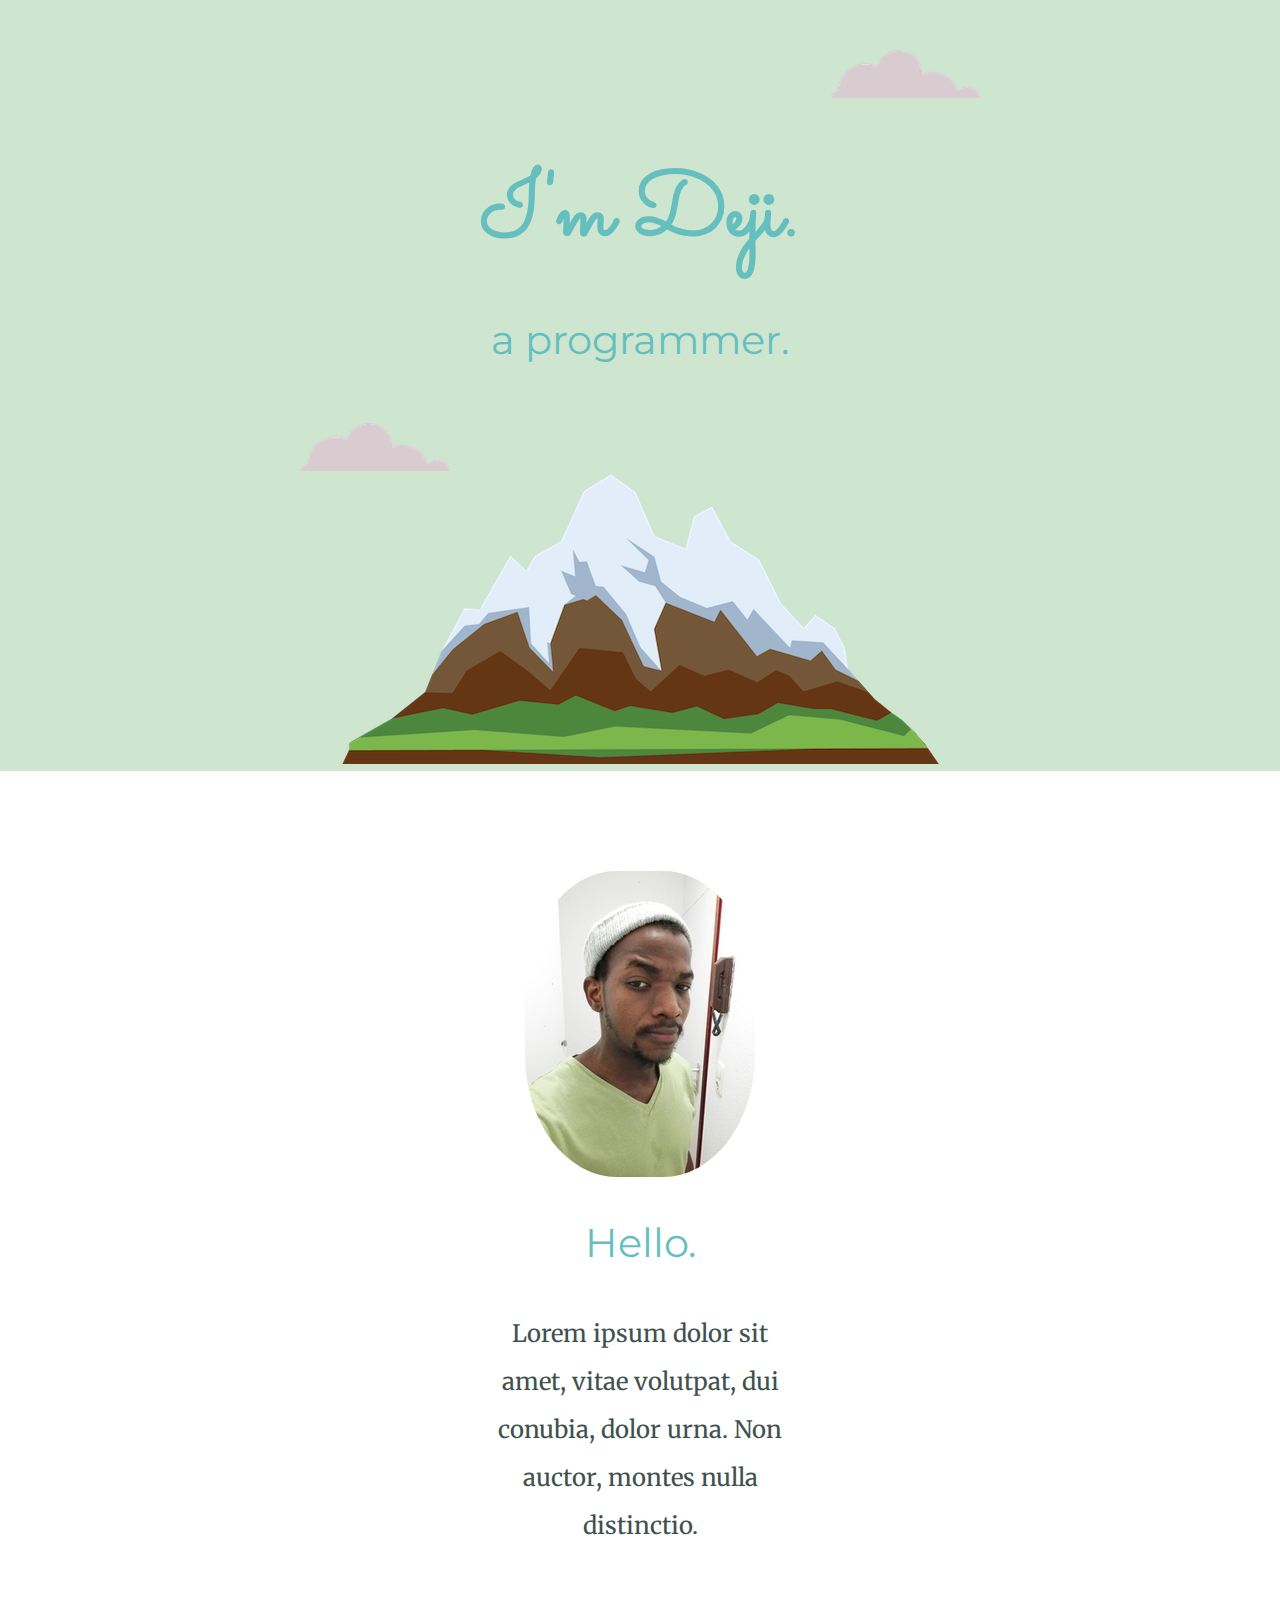
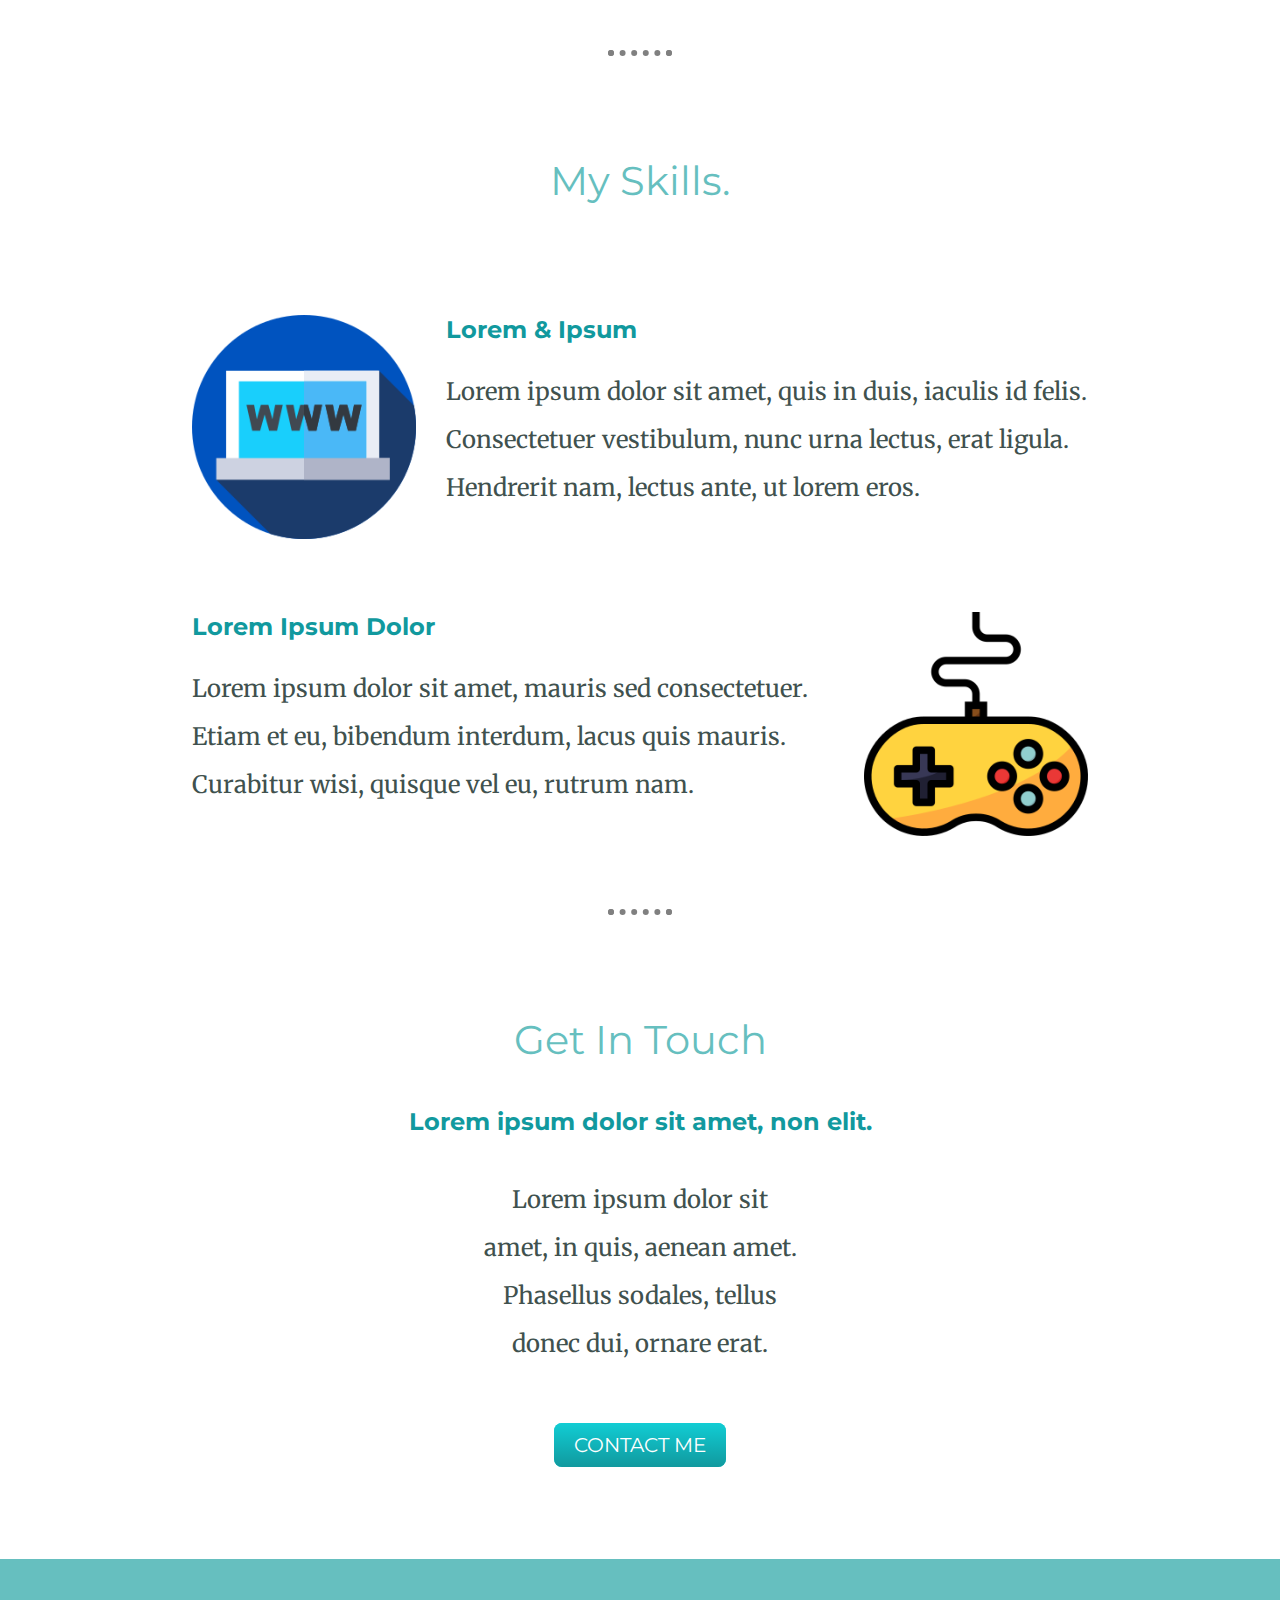
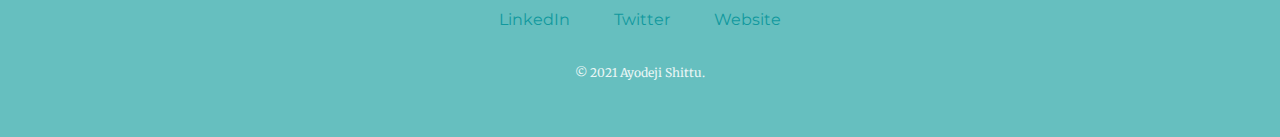
<file: index.html>
<!DOCTYPE html>
<html lang="en" dir="ltr">

<head>
  <meta charset="utf-8">
  <title>Ayodeji Shittu</title>
  <link rel="stylesheet" href="css/styles.css">
  <link rel="icon" href="favicon.ico">
  <link href="https://fonts.googleapis.com/css2?family=Merriweather&family=Montserrat&family=Sacramento&display=swap" rel="stylesheet">
</head>

<body>
  <div class="top-container">
    <img class="top-cloud" src="images/cloud.png" alt="cloud image">
    <h1>I'm Deji.</h1>
    <h2>a programmer.</h2>
    <img class="bottom-cloud" src="images/cloud.png" alt="cloud image">
    <img src="images/mountain.png" alt="mountain image">
  </div>
  <div class="middle-container">
    <div class="profile">
      <img class="my-image" src="images/ayodeji.jpeg" alt="my profile picture">
      <h2>Hello.</h2>
      <p class="intro">Lorem ipsum dolor sit amet, vitae volutpat, dui conubia, dolor urna. Non auctor, montes nulla distinctio.</p>
    </div>
    <hr>
    <div class="skills">
      <h2>My Skills.</h2>
      <div class="skill-row">
        <img class="skill-image" src="images/skills.png" alt="skills">
        <h3>Lorem & Ipsum</h3>
        <p>Lorem ipsum dolor sit amet, quis in duis, iaculis id felis. Consectetuer vestibulum, nunc urna lectus, erat ligula. Hendrerit nam, lectus ante, ut lorem eros.</p>
      </div>
      <div class="skill-row">
        <img class="hobby-image" src="images/hobby.png" alt="hobby">
        <h3>Lorem Ipsum Dolor</h3>
        <p>Lorem ipsum dolor sit amet, mauris sed consectetuer. Etiam et eu, bibendum interdum, lacus quis mauris. Curabitur wisi, quisque vel eu, rutrum nam.</p>
      </div>
    </div>
    <hr>
    <div class="contact-me">
      <h2>Get In Touch</h2>
      <h3>Lorem ipsum dolor sit amet, non elit.</h3>
      <p class="contact-message">Lorem ipsum dolor sit amet, in quis, aenean amet. Phasellus sodales, tellus donec dui, ornare erat.</p>
      <a class="btn" href="mailto:deajay4life@gmail.com">CONTACT ME</a>
    </div>
  </div>


  <div class="bottom-container">
    <a class="footer-link" href="https://www.linkedin.com/">LinkedIn</a>
    <a class="footer-link" href="https://twitter.com/">Twitter</a>
    <a class="footer-link" href="https://www.appbrewery.co/">Website</a>
    <p class="copyright">© 2021 Ayodeji Shittu.</p>
  </div>
</body>

</html>
</file>
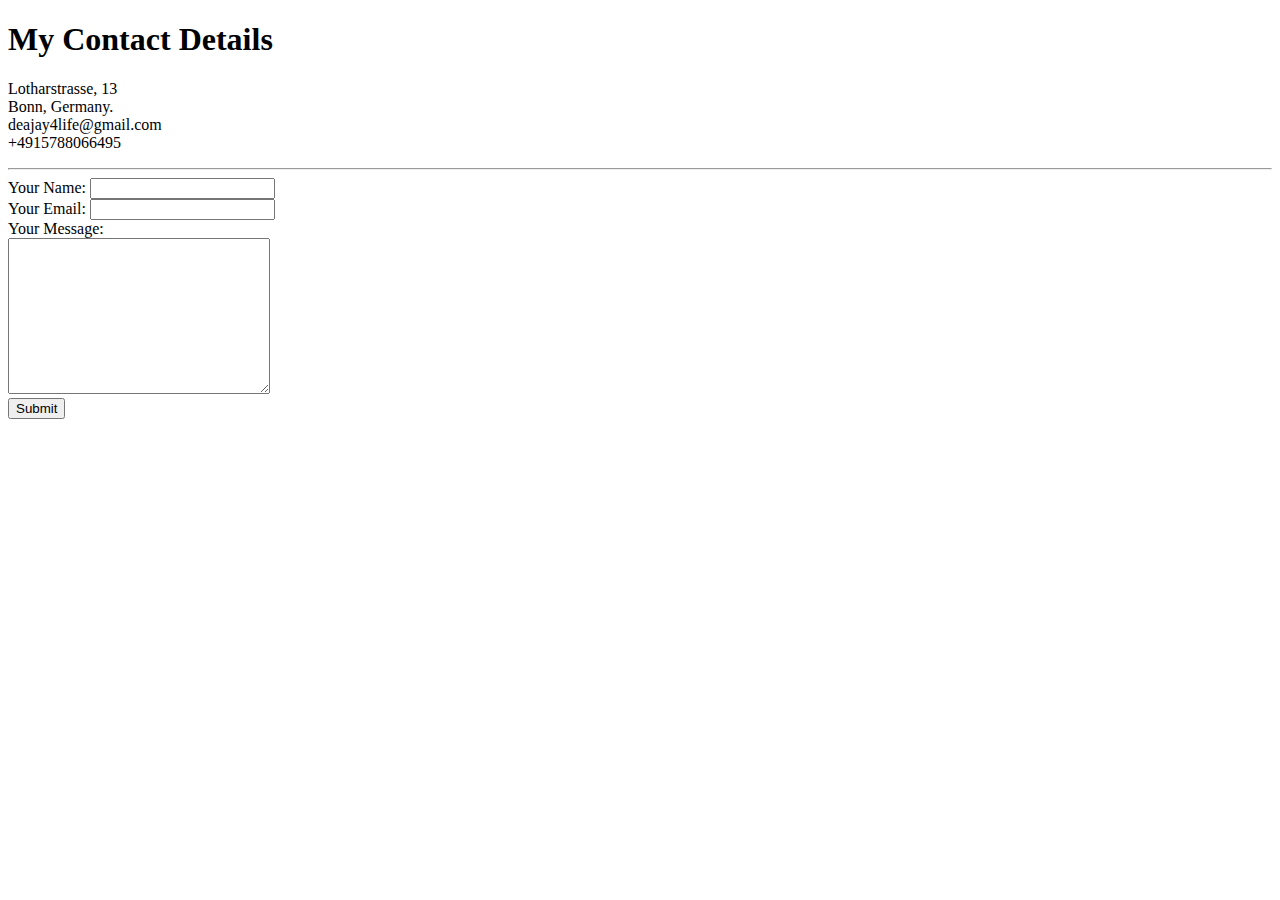
<file: contact.html>
<!DOCTYPE html>
<html lang="en" dir="ltr">
  <head>
    <meta charset="utf-8">
    <title>Contact Me</title>
  </head>
  <body>
    <h1>My Contact Details</h1>
    <p>Lotharstrasse, 13 <br>
      Bonn, Germany. <br>
      deajay4life@gmail.com <br>
      +4915788066495
    </p>
    <hr>
    <form action="mailto:joe@example.com" enctype="text/plain">
      <label>Your Name:</label>
      <input type="text" name="yourName" value=""><br>
      <label>Your Email:</label>
      <input type="email" name="yourEmail" value=""><br>
      <label>Your Message:</label><br>
      <textarea name="yourMessage" rows="10" cols="30"></textarea><br>
      <input type="submit" name="">
    </form>
  </body>
</html>
</file>
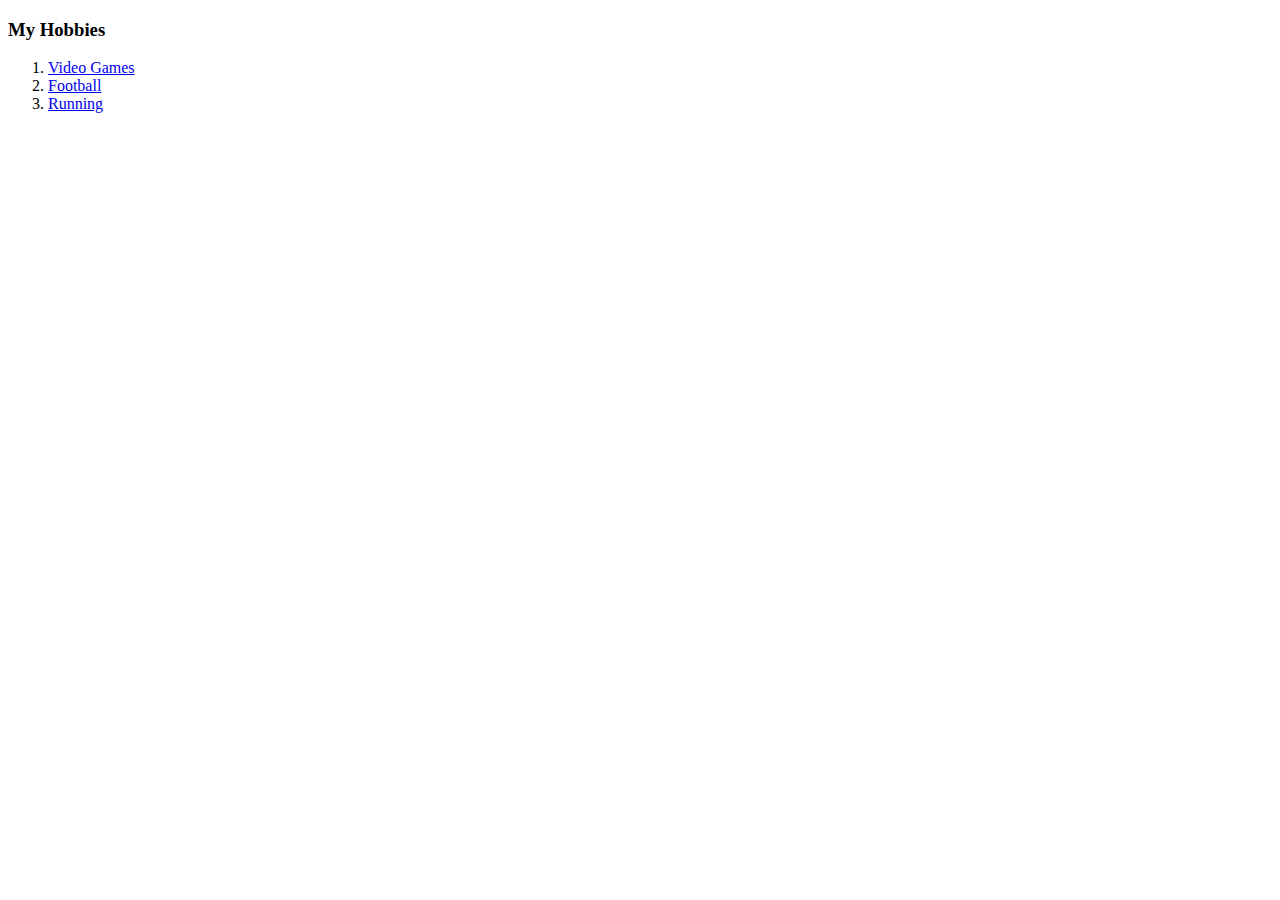
<file: hobbies.html>
<!DOCTYPE html>
<html lang="en" dir="ltr">

<head>
  <meta charset="utf-8">
  <title>My Hobbies</title>
</head>

<body>
  <h3>My Hobbies</h3>
  <ol>
    <li><a href="https://www.playstation.com/en-us/">Video Games</a></li>
    <li><a href="https://www.chelseafc.com/en">Football</a></li>
    <li><a href="https://en.wikipedia.org/wiki/Running">Running</a></li>
  </ol>
</body>

</html>
</file>
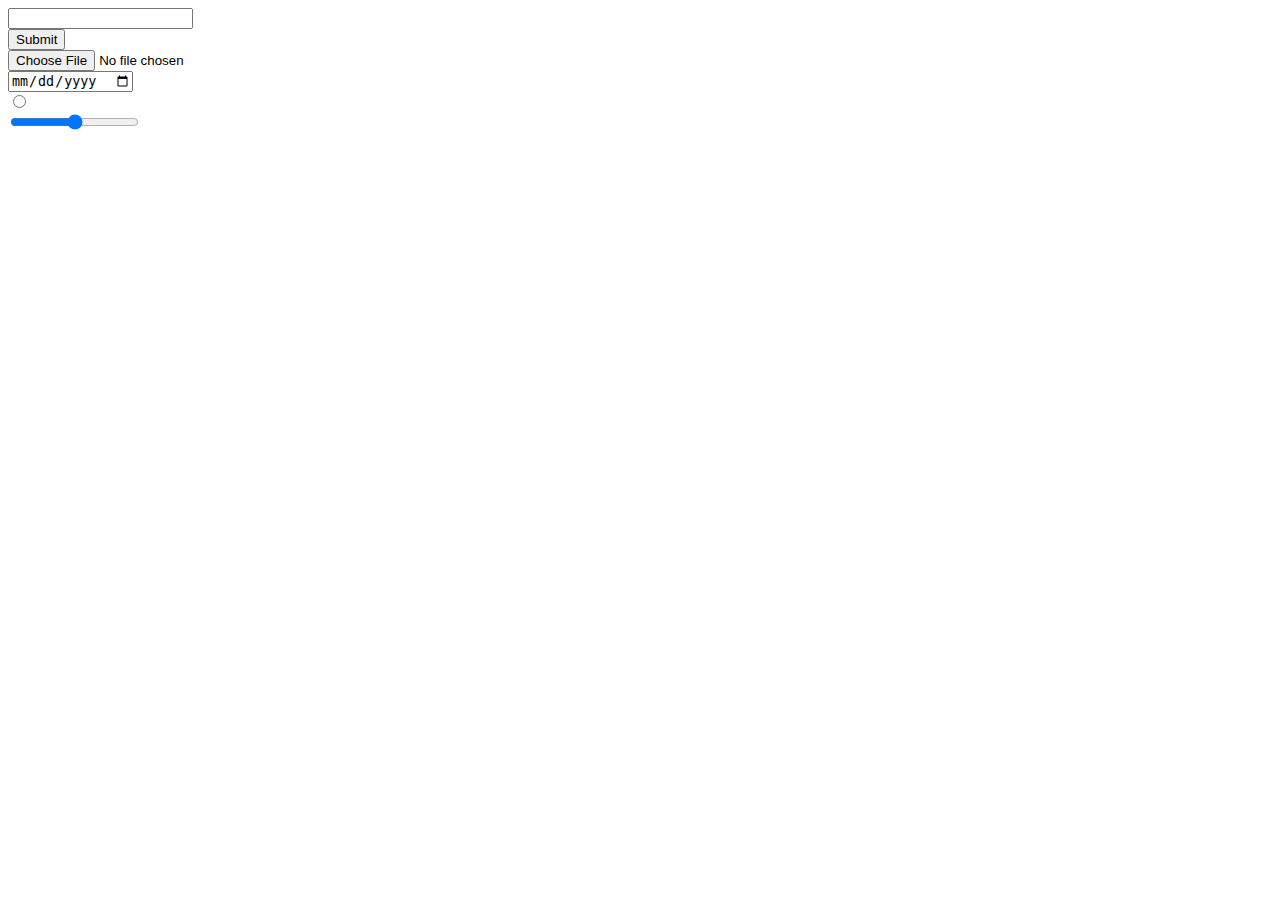
<file: inputs.html>
<!DOCTYPE html>
<html lang="en" dir="ltr">
  <head>
    <meta charset="utf-8">
    <title>HTML Inputs</title>
  </head>
  <body>
    <form class="" action="index.html" method="post">
      <input type="text" name="" value=""><br>
      <input type="submit" name=""><br>
      <input type="file" name="" value=""><br>
      <input type="date" name="" value=""><br>
      <input type="radio" name="" value=""><br>
      <input type="range" name="" value="">
    </form>
  </body>
</html>
</file>
<file: css/styles.css>
body {
  margin: 0;
  text-align: center;
  font-family: 'Merriweather', serif;
  font-size: 1.5em;
  color: #40514E;
}

h1 {
  color: #66BFBF;
  margin: 50px auto 0 auto;
  font-family: 'Sacramento', cursive;
  font-size: 5.625rem;
}

h2 {
  color: #66BFBF;
  font-family: 'Montserrat', sans-serif;
  font-size: 2.5rem;
  font-weight: normal;
  padding-bottom: 10px;
}

h3 {
  color: #11999E;
  font-family: 'Montserrat', sans-serif;
  font-size: 1.5rem;
}

hr{

  border: dotted gray 6px;
  border-bottom: none;
  margin: 100px auto;
  width: 4%;
}
p{
  line-height: 2;
}

.contact-me{
  width: 50%;
  margin: auto;
}

.contact-message{
  width: 50%;
  margin: 40px auto 60px;
}

.profile{
  width: 50%;
  margin: auto;
}

.intro{
  width: 50%;
  margin: auto;
}

.skill-row{
  width: 70%;
  margin: 100px auto;
  text-align: left;
}
.skill-image{
  width: 25%;
  float: left;
  margin-right: 30px;
}
.hobby-image{
  width: 25%;
  float: right;
  margin-left: 30px;
}
.my-image{
  border-radius: 40%;
}

.bottom-cloud {
  position: absolute;
  left: 300px;
  bottom: 300px;
}

.top-cloud {
  position: absolute;
  top: 50px;
  right: 300px;
}

.top-container {
  background-color: #CEE5D0;
  position: relative;
  padding-top: 100px;
}

.middle-container {
  margin: 100px 0;

}

.bottom-container {
  background-color: #66BFBF;
  font-size: 1rem;
  padding: 50px 0 20px;
}
a{
  font-family: 'Montserrat', sans-serif;
  text-decoration: none;
  margin: 10px 20px;
  color: #11999E;
}
a:hover{
  color: #EAF6F6;
}

.btn {
  background: #11cdd4;
  background-image: -webkit-linear-gradient(top, #11cdd4, #11999e);
  background-image: -moz-linear-gradient(top, #11cdd4, #11999e);
  background-image: -ms-linear-gradient(top, #11cdd4, #11999e);
  background-image: -o-linear-gradient(top, #11cdd4, #11999e);
  background-image: linear-gradient(to bottom, #11cdd4, #11999e);
  -webkit-border-radius: 8;
  -moz-border-radius: 8;
  border-radius: 8px;
  font-family: 'Montserrat', sans-serif;
  color: #ffffff;
  font-size: 20px;
  padding: 10px 20px 10px 20px;
  text-decoration: none;
}

.btn:hover {
  background: #30e3cb;
  background-image: -webkit-linear-gradient(top, #30e3cb, #2bc4ad);
  background-image: -moz-linear-gradient(top, #30e3cb, #2bc4ad);
  background-image: -ms-linear-gradient(top, #30e3cb, #2bc4ad);
  background-image: -o-linear-gradient(top, #30e3cb, #2bc4ad);
  background-image: linear-gradient(to bottom, #30e3cb, #2bc4ad);
  text-decoration: none;
}

.copyright{
  color: #EAF6F6;
  font-size: 0.75rem;
  padding: 20px 0;
}
</file>
